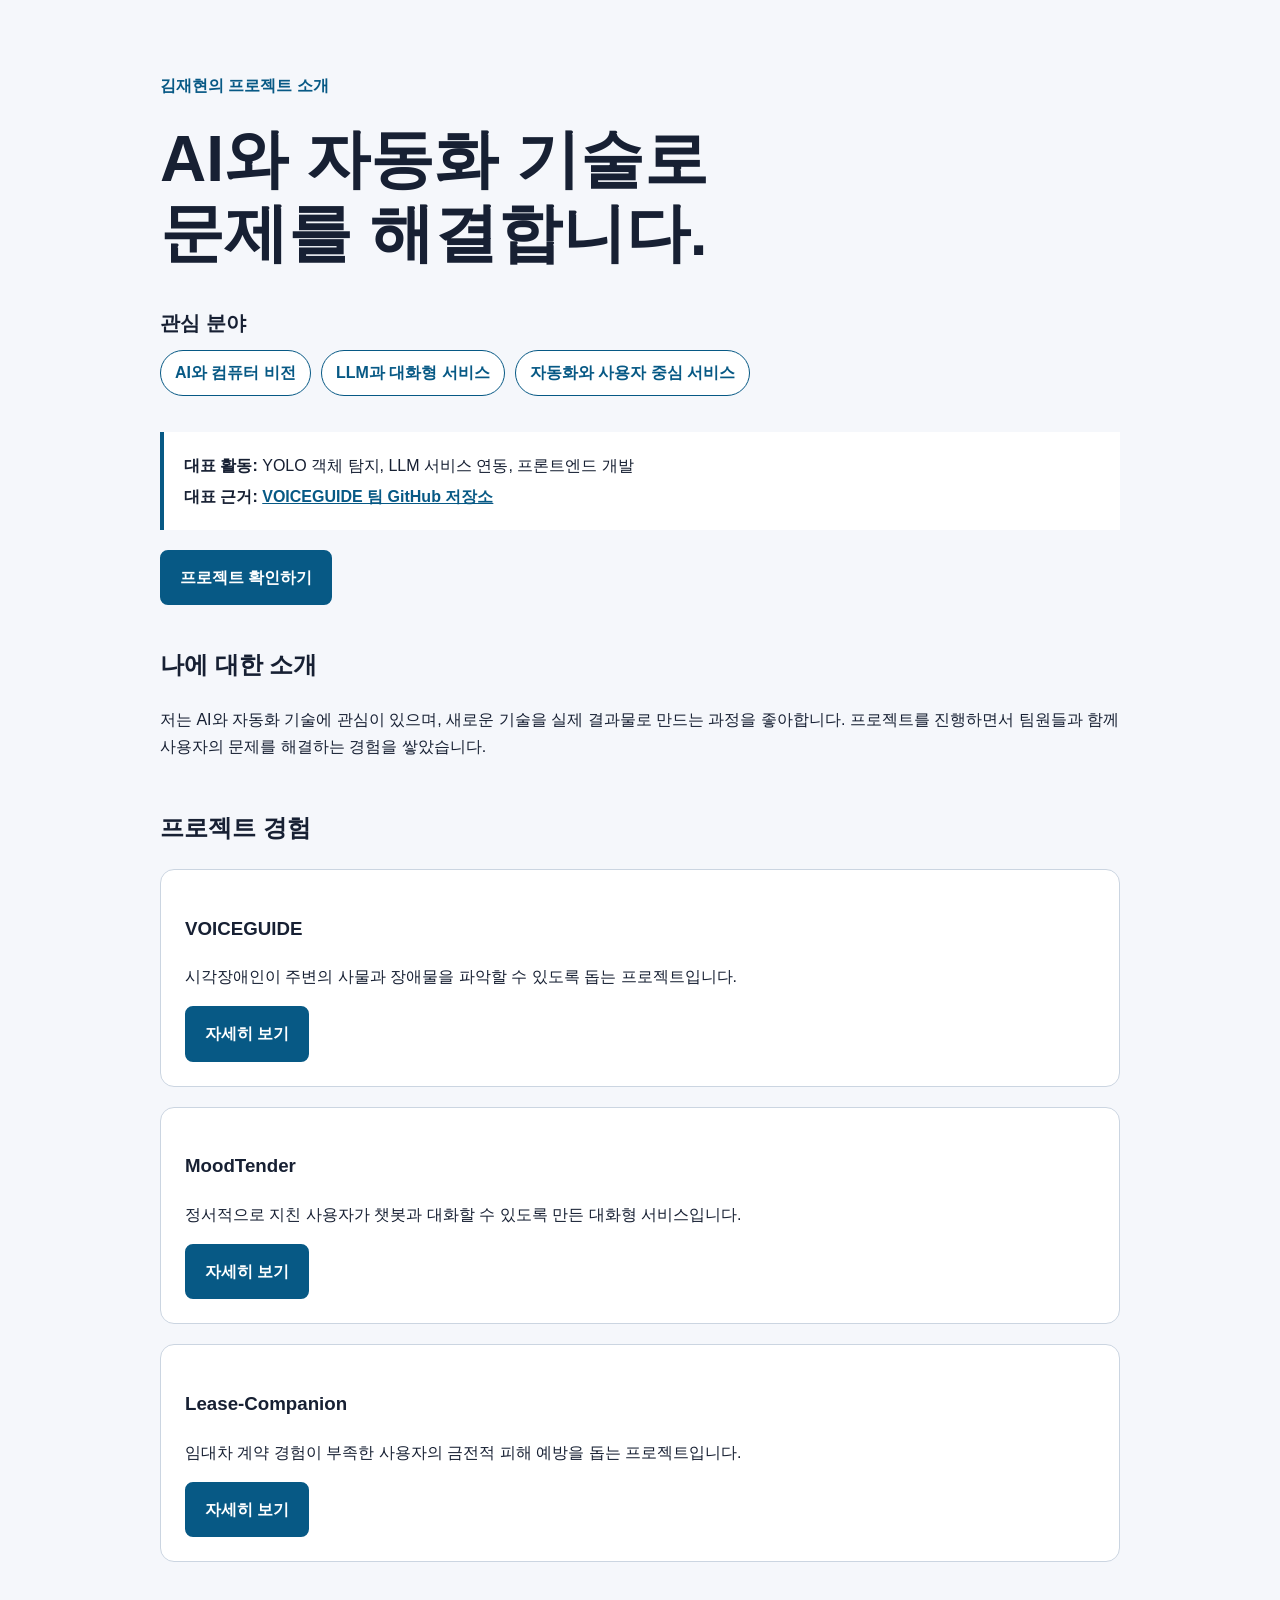
<file: index.html>
<!doctype html>
<html lang="ko">
<head>
  <meta charset="UTF-8">
  <meta name="viewport" content="width=device-width, initial-scale=1.0">

  <title>김재현 | AI 프로젝트 소개</title>

  <link rel="stylesheet" href="style.css">
  <script src="script.js" defer></script>
</head>

<body>
  <header>
    <p class="label">김재현의 프로젝트 소개</p>

    <h1>AI와 자동화 기술로<br>문제를 해결합니다.</h1>

<div class="interests">
  <h2>관심 분야</h2>

  <ul class="interest-list">
    <li>AI와 컴퓨터 비전</li>
    <li>LLM과 대화형 서비스</li>
    <li>자동화와 사용자 중심 서비스</li>
  </ul>
</div>

<div class="hero-summary">
  <p>
    <strong>대표 활동:</strong>
    YOLO 객체 탐지, LLM 서비스 연동, 프론트엔드 개발
  </p>

  <p>
    <strong>대표 근거:</strong>
    <a
      href="https://github.com/coding-jhj/VoiceGuide"
      target="_blank"
      rel="noopener noreferrer"
    >
      VOICEGUIDE 팀 GitHub 저장소
    </a>
  </p>
</div>
    <a class="main-link" href="#projects">프로젝트 확인하기</a>
  </header>

  <main>
    <section aria-labelledby="about-title">
      <h2 id="about-title">나에 대한 소개</h2>

      <p>
        저는 AI와 자동화 기술에 관심이 있으며, 새로운 기술을 실제
        결과물로 만드는 과정을 좋아합니다. 프로젝트를 진행하면서
        팀원들과 함께 사용자의 문제를 해결하는 경험을 쌓았습니다.
      </p>
    </section>

    <section id="projects" aria-labelledby="projects-title">
      <h2 id="projects-title">프로젝트 경험</h2>

      <article class="project">
        <h3>VOICEGUIDE</h3>

        <p>
          시각장애인이 주변의 사물과 장애물을 파악할 수 있도록 돕는
          프로젝트입니다.
        </p>

        <button
          type="button"
          class="detail-button"
          aria-expanded="false"
          aria-controls="voiceguide-detail"
        >
          자세히 보기
        </button>

        <div id="voiceguide-detail" class="project-detail" hidden>
          <h4>상황</h4>
          <p>
            시각장애인이 혼자 이동할 때 주변 사물과 장애물을 즉시
            파악하기 어렵다는 문제를 해결하고자 했습니다.
          </p>

          <h4>행동</h4>
          <p>
            카메라 영상에서 YOLO 모델로 객체를 탐지하는 기능을 구현했습니다.
            탐지된 객체의 위치에 바운딩 박스와 객체명을 표시했습니다.
          </p>

          <h4>결과</h4>
          <p>
            카메라 화면에서 주변 객체의 종류와 위치를 실시간으로
            확인할 수 있는 객체 인식 기능을 완성했습니다.
          </p>

          <a
            href="https://github.com/coding-jhj/VoiceGuide"
            target="_blank"
            rel="noopener noreferrer"
          >
            VOICEGUIDE 팀 저장소 보기
          </a>
        </div>
      </article>

      <article class="project">
        <h3>MoodTender</h3>

        <p>
          정서적으로 지친 사용자가 챗봇과 대화할 수 있도록 만든
          대화형 서비스입니다.
        </p>

        <button
          type="button"
          class="detail-button"
          aria-expanded="false"
          aria-controls="moodtender-detail"
        >
          자세히 보기
        </button>

        <div id="moodtender-detail" class="project-detail" hidden>
          <h4>상황</h4>
          <p>
            사용자가 부담 없이 자신의 이야기를 나눌 수 있는 대화형
            서비스가 필요하다고 생각했습니다.
          </p>

          <h4>행동</h4>
          <p>
            백엔드와 LLM을 연결하고 프롬프트를 작성했습니다.
            웹페이지와 앱 화면 디자인도 구현했습니다.
          </p>

          <h4>결과</h4>
          <p>
            서비스의 주요 기능과 화면을 완성했으며,
            디지털 트레이닝 프로그램에서 2위를 기록했습니다.
          </p>

          <a
            href="https://github.com/Seong-Su187/MoodTender"
            target="_blank"
            rel="noopener noreferrer"
          >
            MoodTender 팀 저장소 보기
          </a>
        </div>
      </article>

      <article class="project">
        <h3>Lease-Companion</h3>

        <p>
          임대차 계약 경험이 부족한 사용자의 금전적 피해 예방을
          돕는 프로젝트입니다.
        </p>

        <button
          type="button"
          class="detail-button"
          aria-expanded="false"
          aria-controls="lease-detail"
        >
          자세히 보기
        </button>

        <div id="lease-detail" class="project-detail" hidden>
          <h4>상황</h4>
          <p>
            임대차 계약을 처음 진행하는 사용자는 확인해야 할 정보와
            절차를 알기 어렵다는 문제를 해결하고자 했습니다.
          </p>

          <h4>행동</h4>
          <p>
              프론트엔드 개발과 휴먼 시뮬레이션 설계를 담당했습니다.
              서비스 화면 디자인을 직접 구현하고, 공인중개사와의 계약 과정을
              체험할 수 있는 시뮬레이션을 설계했습니다.
          </p>

          <h4>결과</h4>
          <p>
            프로젝트의 완성도와 아이디어를 인정받아 해커톤 대회
            본선에 진출했습니다.
          </p>

          <a
            href="https://github.com/coding-jhj/Lease-Companion"
            target="_blank"
            rel="noopener noreferrer"
          >
            Lease-Companion 팀 저장소 보기
          </a>
          <h4 id="lease-video-title">Lease-Companion 팀 프로젝트 시연영상</h4>

          <video
          controls
          playsinline
          preload="none"
          aria-labelledby="lease-video-title"
          style="display: block; width: 100%; height: auto; margin-top: 16px;"
          >
          <source src="lease-demo.mp4" type="video/mp4">
          이 브라우저에서는 영상을 재생할 수 없습니다.
          </video>
        </div>
      </article>
    </section>
  </main>
</body>
</html>
</file>
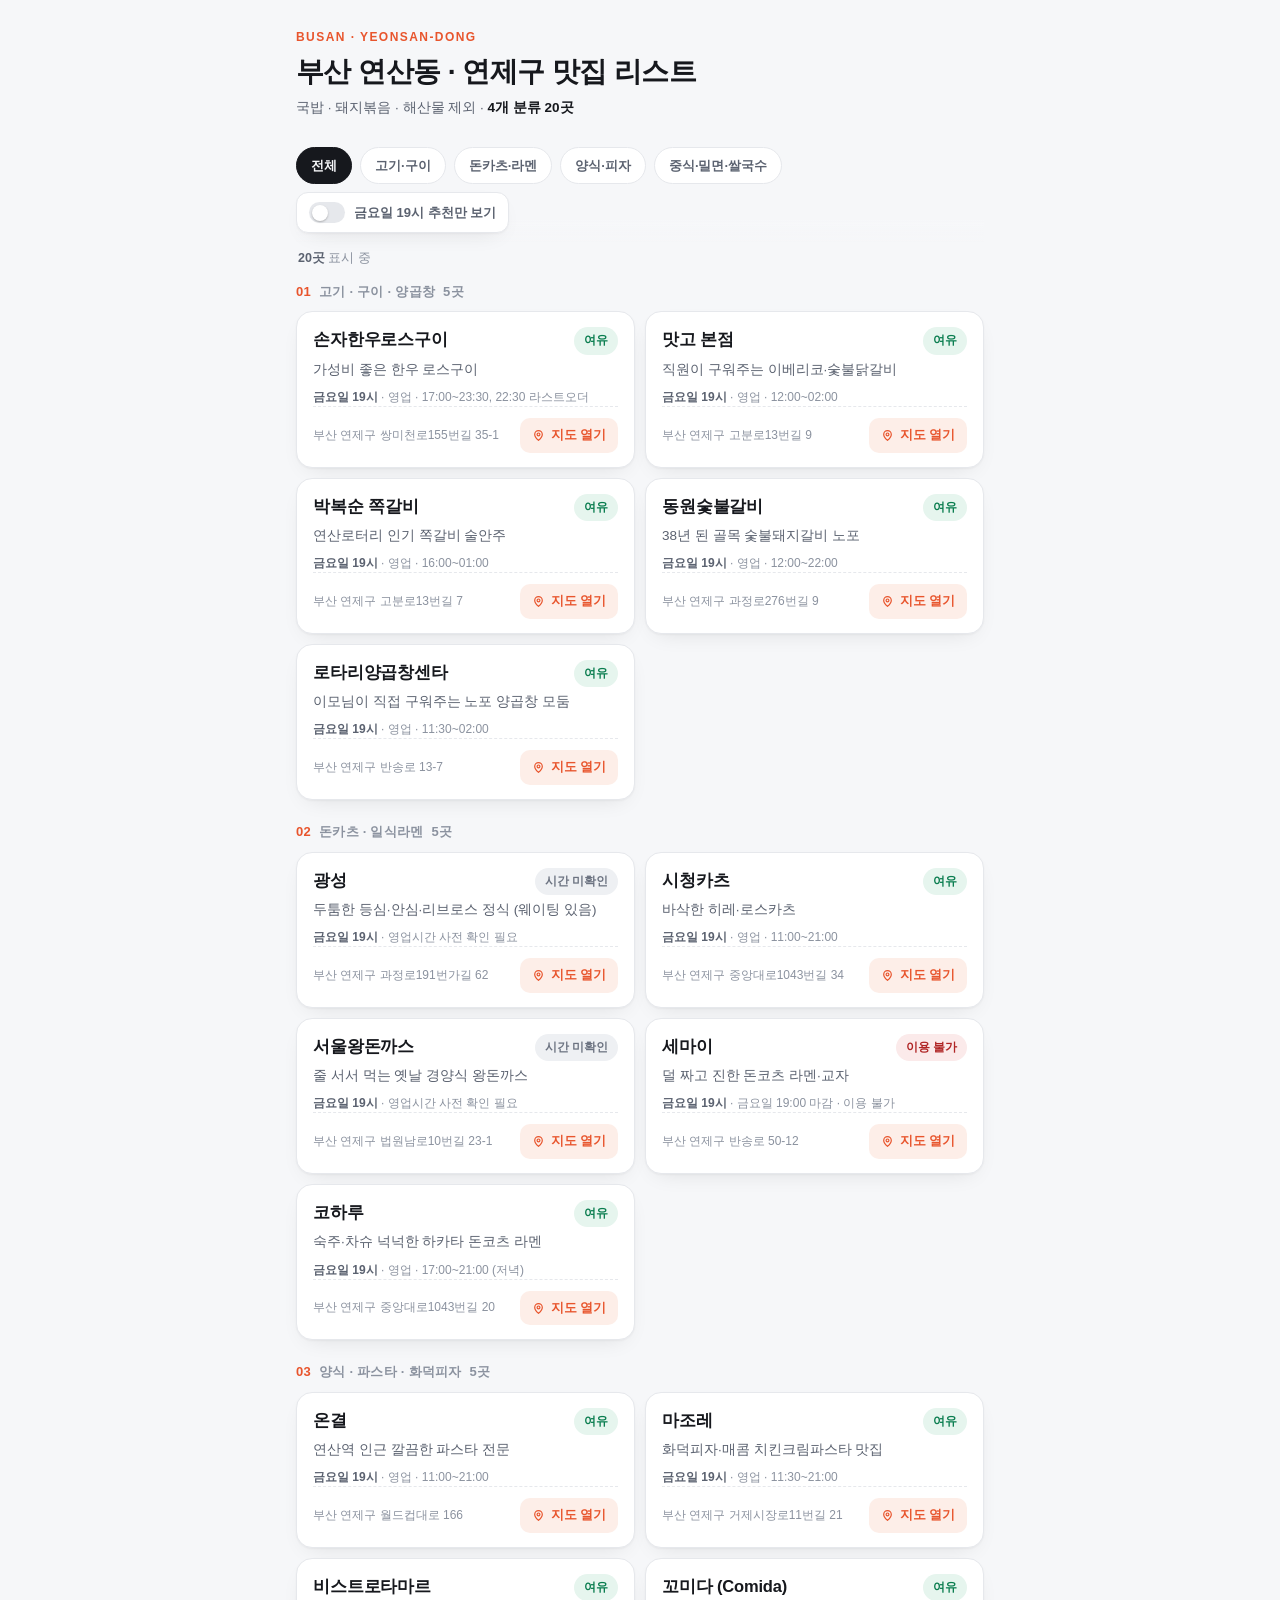
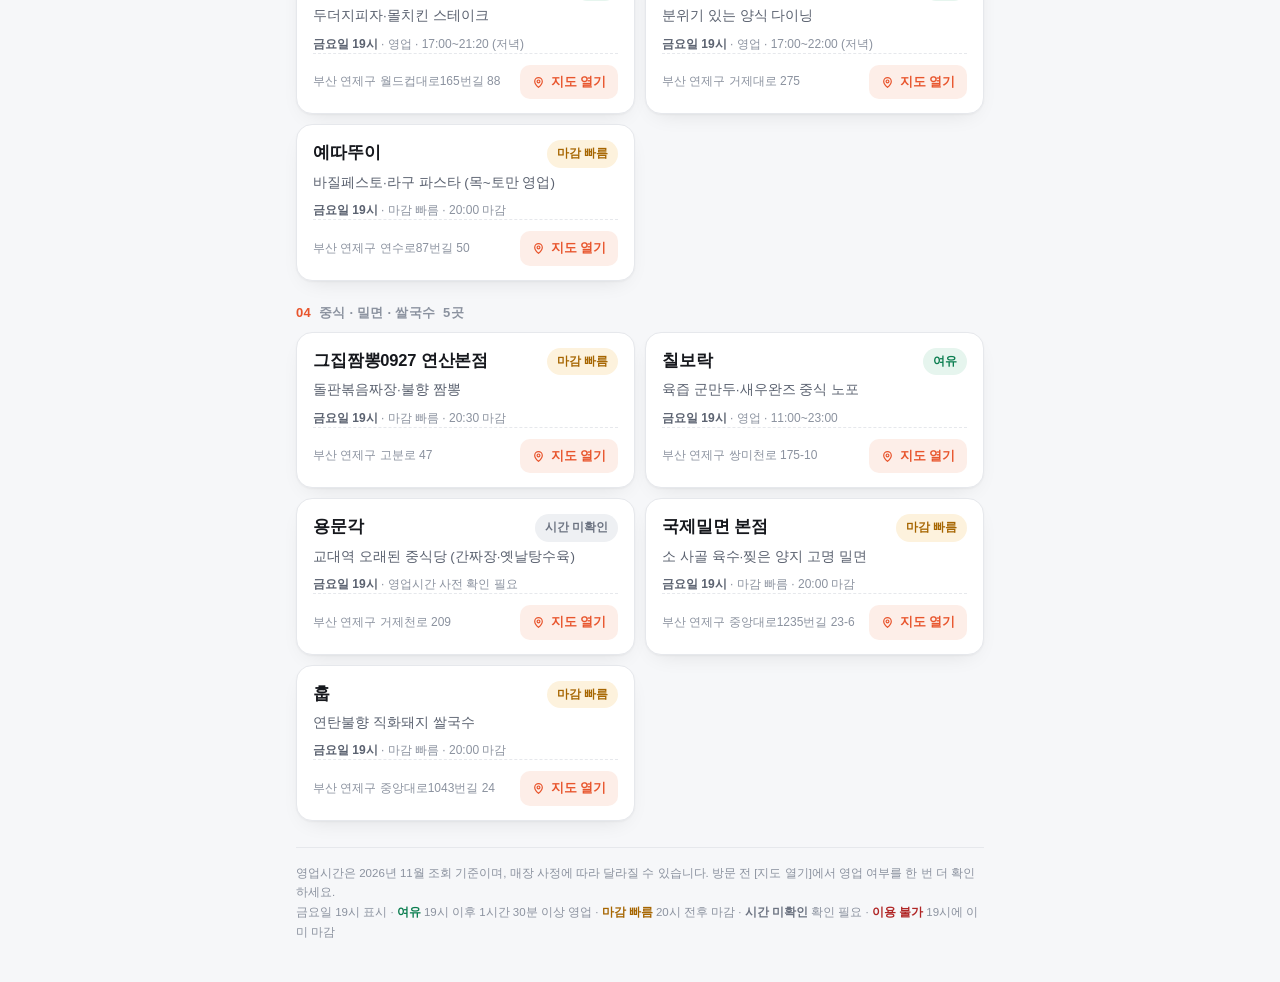
<file: yeonsan-food/index.html>
<!DOCTYPE html>
<html lang="ko">
<head>
<meta charset="utf-8">
<meta name="viewport" content="width=device-width, initial-scale=1, viewport-fit=cover">
<meta name="theme-color" content="#ffffff">
<title>부산 연산동 · 연제구 맛집 리스트</title>
<meta name="description" content="부산 연산동·연제구 맛집 20곳을 분류별로 한눈에. 국밥·돼지볶음·해산물 제외, 금요일 19시 기준 영업 상태 표시.">
<style>
  :root{
    --bg:#f6f7f9;
    --card:#ffffff;
    --ink:#16181d;
    --ink-2:#5b6270;
    --ink-3:#8b929f;
    --line:#e6e8ec;
    --accent:#e8552d;
    --accent-soft:#fdeee8;
    --ok:#0a7d4f;
    --ok-soft:#e6f5ee;
    --warn:#a66500;
    --warn-soft:#fdf2dd;
    --na:#6b7280;
    --na-soft:#eef0f3;
    --bad:#b02525;
    --bad-soft:#fbeaea;
    --shadow:0 1px 2px rgba(16,18,24,.04), 0 8px 24px -12px rgba(16,18,24,.14);
    --radius:16px;
  }
  @media (prefers-color-scheme: dark){
    :root{
      --bg:#111317;
      --card:#191c21;
      --ink:#f2f4f7;
      --ink-2:#b2b9c5;
      --ink-3:#858d9b;
      --line:#2a2e36;
      --accent:#ff7247;
      --accent-soft:#35211a;
      --ok:#57cf94;
      --ok-soft:#16301f;
      --warn:#e8b45a;
      --warn-soft:#332915;
      --na:#9aa3b0;
      --na-soft:#23272e;
      --bad:#f08585;
      --bad-soft:#33201f;
      --shadow:0 1px 2px rgba(0,0,0,.4), 0 10px 30px -16px rgba(0,0,0,.6);
    }
  }
  *{box-sizing:border-box}
  html{-webkit-text-size-adjust:100%}
  body{
    margin:0;background:var(--bg);color:var(--ink);
    font-family:-apple-system,BlinkMacSystemFont,"Apple SD Gothic Neo","Pretendard","Malgun Gothic","Noto Sans KR",sans-serif;
    line-height:1.5;-webkit-font-smoothing:antialiased;
    padding:0 0 40px;
  }
  .wrap{max-width:720px;margin:0 auto;padding:0 16px}
  header{padding:28px 0 14px}
  .eyebrow{font-size:12px;letter-spacing:.12em;text-transform:uppercase;color:var(--accent);font-weight:700;margin:0 0 8px}
  h1{font-size:24px;line-height:1.3;margin:0 0 8px;letter-spacing:-.02em}
  .sub{margin:0;color:var(--ink-2);font-size:13.5px}
  .sub b{color:var(--ink);font-weight:600}
  .filters{position:sticky;top:0;z-index:10;background:linear-gradient(var(--bg) 78%,transparent);padding:12px 0 10px;margin:0 0 4px}
  .chips{display:flex;gap:8px;overflow-x:auto;padding:2px 0 8px;scrollbar-width:none;-webkit-overflow-scrolling:touch}
  .chips::-webkit-scrollbar{display:none}
  .chip{
    flex:0 0 auto;appearance:none;border:1px solid var(--line);background:var(--card);color:var(--ink-2);
    font:inherit;font-size:13px;font-weight:600;padding:8px 14px;border-radius:999px;cursor:pointer;
    transition:.15s ease;white-space:nowrap;
  }
  .chip:hover{border-color:var(--ink-3)}
  .chip[aria-pressed="true"]{background:var(--ink);color:var(--bg);border-color:var(--ink)}
  .switch{
    display:inline-flex;align-items:center;gap:9px;background:var(--card);border:1px solid var(--line);
    border-radius:12px;padding:9px 12px;cursor:pointer;font-size:13px;font-weight:600;color:var(--ink-2);
    user-select:none;box-shadow:var(--shadow);
  }
  .switch input{position:absolute;opacity:0;width:0;height:0}
  .track{width:36px;height:21px;border-radius:999px;background:var(--line);position:relative;flex:0 0 auto;transition:.18s}
  .track::after{content:"";position:absolute;top:2.5px;left:2.5px;width:16px;height:16px;border-radius:50%;background:#fff;box-shadow:0 1px 2px rgba(0,0,0,.25);transition:.18s}
  .switch input:checked + .track{background:var(--accent)}
  .switch input:checked + .track::after{transform:translateX(15px)}
  .switch input:checked ~ .switch-label{color:var(--ink)}
  .switch input:focus-visible + .track{outline:2px solid var(--accent);outline-offset:2px}
  .count{font-size:12.5px;color:var(--ink-3);margin:6px 2px 14px}
  .count b{color:var(--ink-2)}
  section.cat{margin:0 0 22px}
  h2{font-size:13px;font-weight:700;color:var(--ink-3);letter-spacing:.02em;margin:0 0 10px;display:flex;align-items:center;gap:8px}
  h2 .num{color:var(--accent)}
  .cards{display:grid;gap:10px}
  .card{
    background:var(--card);border:1px solid var(--line);border-radius:var(--radius);
    padding:15px 16px 14px;box-shadow:var(--shadow);
  }
  .card-top{display:flex;align-items:flex-start;justify-content:space-between;gap:10px}
  .name{font-size:16.5px;font-weight:700;margin:0;letter-spacing:-.01em}
  .badge{
    flex:0 0 auto;font-size:11.5px;font-weight:700;padding:4px 9px;border-radius:999px;
    border:1px solid transparent;white-space:nowrap;
  }
  .badge.ok{color:var(--ok);background:var(--ok-soft)}
  .badge.warn{color:var(--warn);background:var(--warn-soft)}
  .badge.na{color:var(--na);background:var(--na-soft)}
  .badge.bad{color:var(--bad);background:var(--bad-soft)}
  .feat{margin:5px 0 0;color:var(--ink-2);font-size:13.5px}
  .hours{margin:8px 0 0;font-size:12px;color:var(--ink-3)}
  .hours b{color:var(--ink-2);font-weight:600}
  .foot{display:flex;align-items:center;justify-content:space-between;gap:12px;margin-top:12px;padding-top:11px;border-top:1px dashed var(--line)}
  .addr{font-size:12px;color:var(--ink-3);margin:0;line-height:1.45;min-width:0}
  .map{
    flex:0 0 auto;display:inline-flex;align-items:center;gap:6px;text-decoration:none;
    font-size:12.5px;font-weight:700;color:var(--accent);background:var(--accent-soft);
    padding:8px 12px;border-radius:10px;transition:.15s;
  }
  .map:hover{filter:brightness(.96)}
  .map svg{width:13px;height:13px}
  .empty{display:none;text-align:center;color:var(--ink-3);font-size:13.5px;padding:36px 0}
  footer{margin-top:26px;border-top:1px solid var(--line);padding-top:16px;font-size:11.5px;color:var(--ink-3);line-height:1.7}
  @media (min-width:560px){
    h1{font-size:28px}
    .cards{grid-template-columns:1fr 1fr}
    .card{display:flex;flex-direction:column}
    .card .foot{margin-top:auto}
  }
</style>
</head>
<body>
<div class="wrap">
  <header>
    <p class="eyebrow">Busan · Yeonsan-dong</p>
    <h1>부산 연산동 · 연제구 맛집 리스트</h1>
    <p class="sub">국밥 · 돼지볶음 · 해산물 제외 · <b>4개 분류 20곳</b></p>
  </header>

  <div class="filters">
    <div class="chips" role="group" aria-label="분류 필터">
      <button class="chip" data-cat="all" aria-pressed="true">전체</button>
      <button class="chip" data-cat="meat" aria-pressed="false">고기·구이</button>
      <button class="chip" data-cat="katsu" aria-pressed="false">돈카츠·라멘</button>
      <button class="chip" data-cat="western" aria-pressed="false">양식·피자</button>
      <button class="chip" data-cat="chinese" aria-pressed="false">중식·밀면·쌀국수</button>
    </div>
    <label class="switch" title="금요일 19시에 여유 있게 이용할 수 있는 곳만 봅니다">
      <input type="checkbox" id="friToggle">
      <span class="track" aria-hidden="true"></span>
      <span class="switch-label">금요일 19시 추천만 보기</span>
    </label>
  </div>

  <p class="count" id="count"></p>
  <main id="list"></main>
  <p class="empty" id="empty">조건에 맞는 가게가 없습니다.</p>

  <footer>
    영업시간은 2026년 11월 조회 기준이며, 매장 사정에 따라 달라질 수 있습니다.
    방문 전 [지도 열기]에서 영업 여부를 한 번 더 확인하세요.
    <br>금요일 19시 표시 · <span style="color:var(--ok);font-weight:700">여유</span> 19시 이후 1시간 30분 이상 영업 ·
    <span style="color:var(--warn);font-weight:700">마감 빠름</span> 20시 전후 마감 ·
    <span style="color:var(--na);font-weight:700">시간 미확인</span> 확인 필요 ·
    <span style="color:var(--bad);font-weight:700">이용 불가</span> 19시에 이미 마감
  </footer>
</div>

<script>
const DATA = [
  {cat:"meat", catName:"고기 · 구이 · 양곱창", name:"손자한우로스구이", feat:"가성비 좋은 한우 로스구이",
   status:"ok", hours:"영업 · 17:00~23:30, 22:30 라스트오더", addr:"부산 연제구 쌍미천로155번길 35-1",
   map:"http://place.map.kakao.com/1813323381"},
  {cat:"meat", catName:"고기 · 구이 · 양곱창", name:"맛고 본점", feat:"직원이 구워주는 이베리코·숯불닭갈비",
   status:"ok", hours:"영업 · 12:00~02:00", addr:"부산 연제구 고분로13번길 9",
   map:"http://place.map.kakao.com/587665582"},
  {cat:"meat", catName:"고기 · 구이 · 양곱창", name:"박복순 쪽갈비", feat:"연산로터리 인기 쪽갈비 술안주",
   status:"ok", hours:"영업 · 16:00~01:00", addr:"부산 연제구 고분로13번길 7",
   map:"http://place.map.kakao.com/2074058365"},
  {cat:"meat", catName:"고기 · 구이 · 양곱창", name:"동원숯불갈비", feat:"38년 된 골목 숯불돼지갈비 노포",
   status:"ok", hours:"영업 · 12:00~22:00", addr:"부산 연제구 과정로276번길 9",
   map:"http://place.map.kakao.com/8974303"},
  {cat:"meat", catName:"고기 · 구이 · 양곱창", name:"로타리양곱창센타", feat:"이모님이 직접 구워주는 노포 양곱창 모둠",
   status:"ok", hours:"영업 · 11:30~02:00", addr:"부산 연제구 반송로 13-7",
   map:"http://place.map.kakao.com/23637257"},

  {cat:"katsu", catName:"돈카츠 · 일식라멘", name:"광성", feat:"두툼한 등심·안심·리브로스 정식 (웨이팅 있음)",
   status:"na", hours:"영업시간 사전 확인 필요", addr:"부산 연제구 과정로191번가길 62",
   map:"http://place.map.kakao.com/1720103801"},
  {cat:"katsu", catName:"돈카츠 · 일식라멘", name:"시청카츠", feat:"바삭한 히레·로스카츠",
   status:"ok", hours:"영업 · 11:00~21:00", addr:"부산 연제구 중앙대로1043번길 34",
   map:"https://maps.google.com/?cid=9890784119994616482&g_mp=Cidnb29nbGUubWFwcy5wbGFjZXMudjEuUGxhY2VzLlNlYXJjaFRleHQQAhgEIAA"},
  {cat:"katsu", catName:"돈카츠 · 일식라멘", name:"서울왕돈까스", feat:"줄 서서 먹는 옛날 경양식 왕돈까스",
   status:"na", hours:"영업시간 사전 확인 필요", addr:"부산 연제구 법원남로10번길 23-1",
   map:"http://place.map.kakao.com/11561405"},
  {cat:"katsu", catName:"돈카츠 · 일식라멘", name:"세마이", feat:"덜 짜고 진한 돈코츠 라멘·교자",
   status:"bad", hours:"금요일 19:00 마감 · 이용 불가", addr:"부산 연제구 반송로 50-12",
   map:"http://place.map.kakao.com/1592507216"},
  {cat:"katsu", catName:"돈카츠 · 일식라멘", name:"코하루", feat:"숙주·차슈 넉넉한 하카타 돈코츠 라멘",
   status:"ok", hours:"영업 · 17:00~21:00 (저녁)", addr:"부산 연제구 중앙대로1043번길 20",
   map:"http://place.map.kakao.com/785291654"},

  {cat:"western", catName:"양식 · 파스타 · 화덕피자", name:"온결", feat:"연산역 인근 깔끔한 파스타 전문",
   status:"ok", hours:"영업 · 11:00~21:00", addr:"부산 연제구 월드컵대로 166",
   map:"http://place.map.kakao.com/1049001899"},
  {cat:"western", catName:"양식 · 파스타 · 화덕피자", name:"마조레", feat:"화덕피자·매콤 치킨크림파스타 맛집",
   status:"ok", hours:"영업 · 11:30~21:00", addr:"부산 연제구 거제시장로11번길 21",
   map:"http://place.map.kakao.com/21211730"},
  {cat:"western", catName:"양식 · 파스타 · 화덕피자", name:"비스트로타마르", feat:"두더지피자·몰치킨 스테이크",
   status:"ok", hours:"영업 · 17:00~21:20 (저녁)", addr:"부산 연제구 월드컵대로165번길 88",
   map:"http://place.map.kakao.com/1136456799"},
  {cat:"western", catName:"양식 · 파스타 · 화덕피자", name:"꼬미다 (Comida)", feat:"분위기 있는 양식 다이닝",
   status:"ok", hours:"영업 · 17:00~22:00 (저녁)", addr:"부산 연제구 거제대로 275",
   map:"http://place.map.kakao.com/1035416179"},
  {cat:"western", catName:"양식 · 파스타 · 화덕피자", name:"예따뚜이", feat:"바질페스토·라구 파스타 (목~토만 영업)",
   status:"warn", hours:"마감 빠름 · 20:00 마감", addr:"부산 연제구 연수로87번길 50",
   map:"http://place.map.kakao.com/351490819"},

  {cat:"chinese", catName:"중식 · 밀면 · 쌀국수", name:"그집짬뽕0927 연산본점", feat:"돌판볶음짜장·불향 짬뽕",
   status:"warn", hours:"마감 빠름 · 20:30 마감", addr:"부산 연제구 고분로 47",
   map:"http://place.map.kakao.com/1705230527"},
  {cat:"chinese", catName:"중식 · 밀면 · 쌀국수", name:"칠보락", feat:"육즙 군만두·새우완즈 중식 노포",
   status:"ok", hours:"영업 · 11:00~23:00", addr:"부산 연제구 쌍미천로 175-10",
   map:"http://place.map.kakao.com/13280997"},
  {cat:"chinese", catName:"중식 · 밀면 · 쌀국수", name:"용문각", feat:"교대역 오래된 중식당 (간짜장·옛날탕수육)",
   status:"na", hours:"영업시간 사전 확인 필요", addr:"부산 연제구 거제천로 209",
   map:"http://place.map.kakao.com/16406184"},
  {cat:"chinese", catName:"중식 · 밀면 · 쌀국수", name:"국제밀면 본점", feat:"소 사골 육수·찢은 양지 고명 밀면",
   status:"warn", hours:"마감 빠름 · 20:00 마감", addr:"부산 연제구 중앙대로1235번길 23-6",
   map:"http://place.map.kakao.com/25041331"},
  {cat:"chinese", catName:"중식 · 밀면 · 쌀국수", name:"훕", feat:"연탄불향 직화돼지 쌀국수",
   status:"warn", hours:"마감 빠름 · 20:00 마감", addr:"부산 연제구 중앙대로1043번길 24",
   map:"http://place.map.kakao.com/876830630"}
];

const BADGE = {
  ok:   {cls:"ok",   label:"여유"},
  warn: {cls:"warn", label:"마감 빠름"},
  na:   {cls:"na",   label:"시간 미확인"},
  bad:  {cls:"bad",  label:"이용 불가"}
};
const CATS = [
  {key:"meat",    label:"고기 · 구이 · 양곱창"},
  {key:"katsu",   label:"돈카츠 · 일식라멘"},
  {key:"western", label:"양식 · 파스타 · 화덕피자"},
  {key:"chinese", label:"중식 · 밀면 · 쌀국수"}
];

const pin = '<svg viewBox="0 0 24 24" fill="none" stroke="currentColor" stroke-width="2.2" stroke-linecap="round" stroke-linejoin="round" aria-hidden="true"><path d="M12 21s-7-6.1-7-11a7 7 0 1 1 14 0c0 4.9-7 11-7 11z"/><circle cx="12" cy="10" r="2.6"/></svg>';
const esc = s => s.replace(/[&<>"]/g, c => ({"&":"&amp;","<":"&lt;",">":"&gt;",'"':"&quot;"}[c]));

let curCat = "all";
let friOnly = false;

function render(){
  const list = document.getElementById("list");
  let html = "";
  let shown = 0;
  let total = 0;
  CATS.forEach((c, i) => {
    if (curCat !== "all" && curCat !== c.key) return;
    const items = DATA.filter(d => d.cat === c.key && (!friOnly || d.status === "ok"));
    if (!items.length) return;
    total += items.length;
    html += '<section class="cat"><h2><span class="num">0' + (i+1) + '</span>' + esc(c.label) +
            ' <span style="color:var(--ink-3);font-weight:600">' + items.length + '곳</span></h2><div class="cards">';
    items.forEach(d => {
      const b = BADGE[d.status];
      shown++;
      html += '<article class="card">' +
        '<div class="card-top"><h3 class="name">' + esc(d.name) + '</h3>' +
        '<span class="badge ' + b.cls + '">' + b.label + '</span></div>' +
        '<p class="feat">' + esc(d.feat) + '</p>' +
        '<p class="hours"><b>금요일 19시</b> · ' + esc(d.hours) + '</p>' +
        '<div class="foot"><p class="addr">' + esc(d.addr) + '</p>' +
        '<a class="map" href="' + esc(d.map) + '" target="_blank" rel="noopener noreferrer">' + pin + '지도 열기</a>' +
        '</div></article>';
    });
    html += '</div></section>';
  });
  list.innerHTML = html;
  document.getElementById("count").innerHTML =
    '<b>' + total + '곳</b> 표시 중' + (total !== 20 ? ' · 전체 20곳 중' : '');
  document.getElementById("empty").style.display = total ? "none" : "block";
}

document.querySelectorAll(".chip").forEach(btn => {
  btn.addEventListener("click", () => {
    curCat = btn.dataset.cat;
    document.querySelectorAll(".chip").forEach(b => b.setAttribute("aria-pressed", String(b === btn)));
    render();
  });
});
document.getElementById("friToggle").addEventListener("change", e => {
  friOnly = e.target.checked;
  render();
});
render();
</script>
</body>
</html>
</file>
<file: style.css>
* {
  box-sizing: border-box;
}

html {
  scroll-behavior: smooth;
}

body {
  margin: 0;
  color: #172033;
  background: #f5f7fb;
  font-family: Arial, "Noto Sans KR", sans-serif;
  line-height: 1.7;
}

header,
main,
footer {
  width: min(100% - 40px, 960px);
  margin: 0 auto;
}

header {
  padding: 56px 0 40px;
  display: flex;
  flex-direction: column;
  justify-content: center;
}

h1 {
  margin: 8px 0 16px;
  font-size: clamp(2.3rem, 5vw, 4rem);
  line-height: 1.15;
}

h2 {
  margin-top: 0;
}

.label {
  color: #075985;
  font-weight: 700;
}

.main-link,
.project a,
button {
  display: inline-block;
  width: fit-content;
  padding: 12px 18px;
  border: 2px solid #075985;
  border-radius: 8px;
  color: #ffffff;
  background: #075985;
  font: inherit;
  font-weight: 700;
  text-decoration: none;
  cursor: pointer;
}

button:hover,
button:focus-visible,
.main-link:hover,
.main-link:focus-visible,
.project a:hover,
.project a:focus-visible {
  color: #075985;
  background: #ffffff;
  outline: 3px solid #f59e0b;
  outline-offset: 3px;
}

section {
  margin: 0 0 48px;
}

.project {
  margin: 20px 0;
  padding: 24px;
  border: 1px solid #cbd5e1;
  border-radius: 14px;
  background: #ffffff;
}

.project-detail {
  margin-top: 20px;
  padding-top: 16px;
  border-top: 1px solid #cbd5e1;
}

footer {
  padding: 40px 0;
  border-top: 1px solid #cbd5e1;
}

@media (max-width: 600px) {
  header,
  main,
  footer {
    width: min(100% - 24px, 960px);
  }

  header {
    padding-top: 48px;
  }

  .project {
    padding: 18px;
  }
}

@media (prefers-reduced-motion: reduce) {
  html {
    scroll-behavior: auto;
  }

  *,
  *::before,
  *::after {
    animation: none !important;
    transition: none !important;
  }
}
.hero-summary {
  margin: 16px 0 20px;
  padding: 16px 20px;
  border-left: 4px solid #075985;
  background: #ffffff;
}

.hero-summary p {
  margin: 4px 0;
}

.hero-summary a {
  color: #075985;
  font-weight: 700;
}
.interests {
  margin: 20px 0;
}

.interests h2 {
  margin-bottom: 10px;
  font-size: 1.25rem;
}

.interest-list {
  display: flex;
  flex-wrap: wrap;
  gap: 10px;
  margin: 0;
  padding: 0;
  list-style: none;
}

.interest-list li {
  padding: 8px 14px;
  border: 1px solid #075985;
  border-radius: 999px;
  color: #075985;
  background: #ffffff;
  font-weight: 700;
}

.hero-summary {
  margin: 16px 0 20px;
  padding: 16px 20px;
  border-left: 4px solid #075985;
  background: #ffffff;
}

.hero-summary p {
  margin: 4px 0;
}

.hero-summary a {
  color: #075985;
  font-weight: 700;
}
</file>
